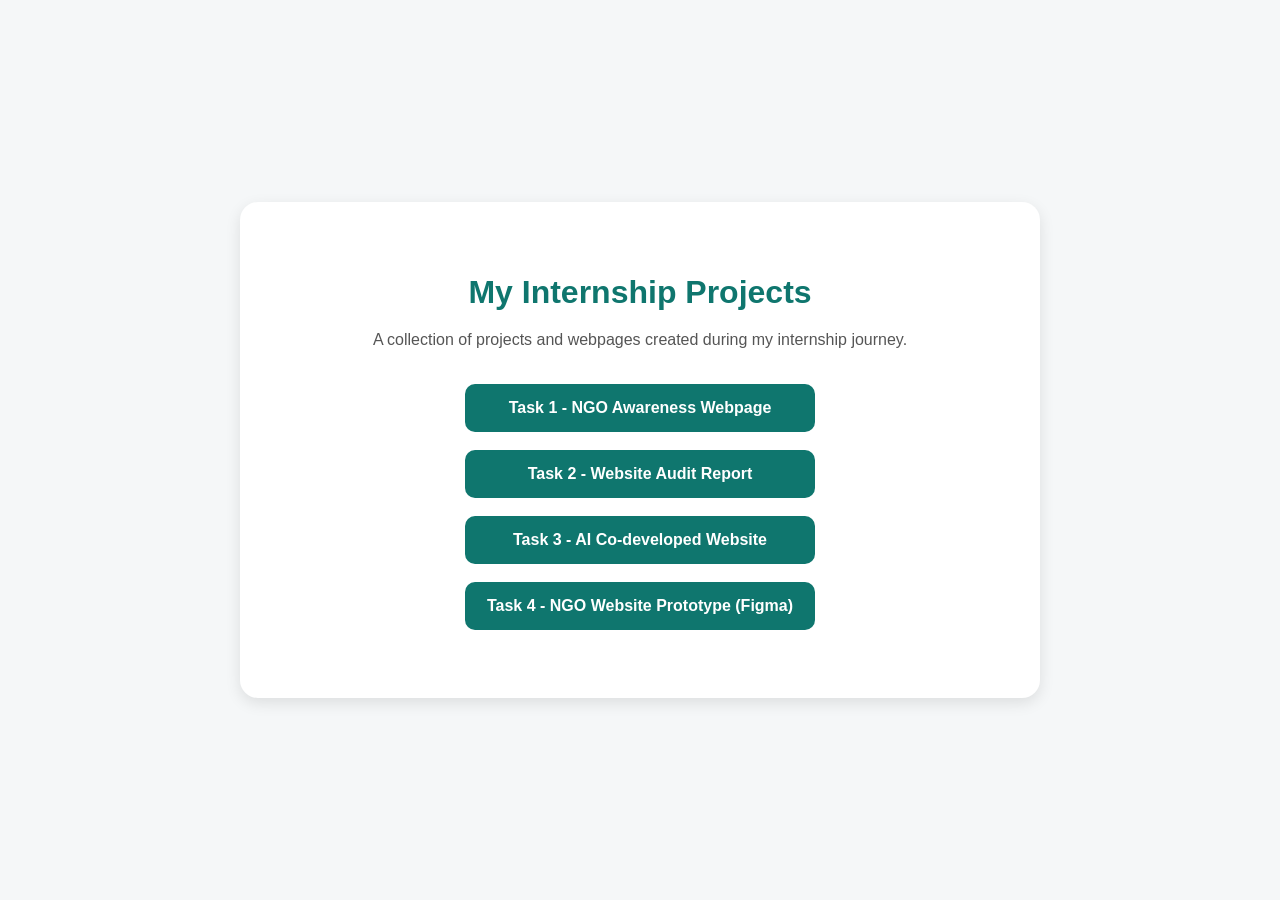
<file: index.html>
<!DOCTYPE html>
<html lang="en">

<head>

  <meta charset="UTF-8">
  <meta name="viewport" content="width=device-width, initial-scale=1.0">

  <title>Rojith's Internship Projects</title>

  <style>

    body{
      margin:0;
      padding:0;
      font-family:Arial, sans-serif;
      background:#f5f7f8;
      display:flex;
      justify-content:center;
      align-items:center;
      min-height:100vh;
      text-align:center;
    }

    .container{
      background:white;
      padding:50px;
      border-radius:18px;
      box-shadow:0 5px 15px rgba(0,0,0,0.1);
      width:90%;
      max-width:700px;
    }

    h1{
      color:#0f766e;
      margin-bottom:20px;
    }

    p{
      color:#555;
      margin-bottom:35px;
    }

    a{
      display:block;
      margin:18px auto;
      padding:15px;
      width:80%;
      max-width:320px;
      background:#0f766e;
      color:white;
      text-decoration:none;
      border-radius:10px;
      transition:0.3s;
      font-weight:bold;
    }

    a:hover{
      background:#14b8a6;
      transform:translateY(-3px);
    }

  </style>

</head>

<body>

  <div class="container">

    <h1>My Internship Projects</h1>

    <p>
      A collection of projects and webpages created during my internship journey.
    </p>

    <a href="./ngo-awareness/">
      Task 1 - NGO Awareness Webpage
    </a>

    <a href="./Inamigos Website Audit Report.pdf">
      Task 2 - Website Audit Report
    </a>

    <a href="./ai-website/">
      Task 3 - AI Co-developed Website
    </a>

    <a href="./InAmigos Foundation Figma Prototype.pdf">
      Task 4 - NGO Website Prototype (Figma)
    </a>

  </div>

</body>

</html>
</file>
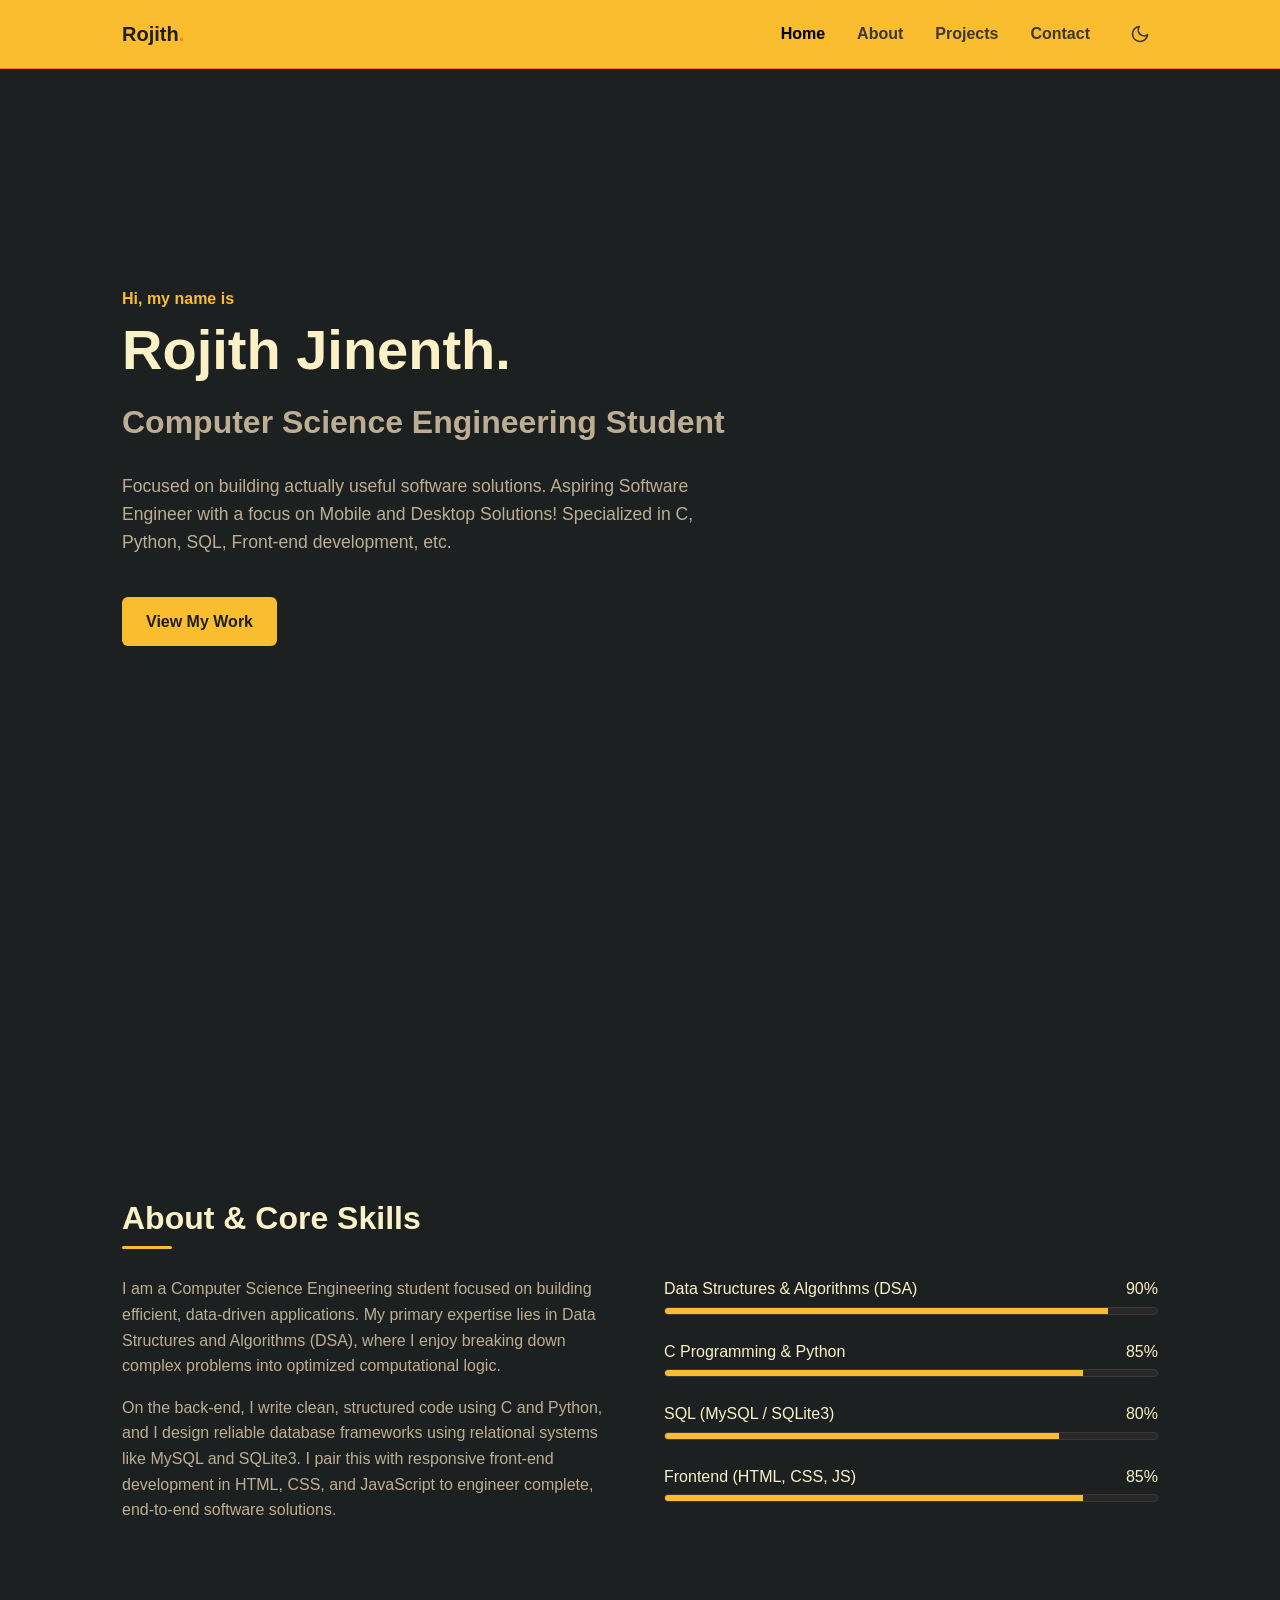
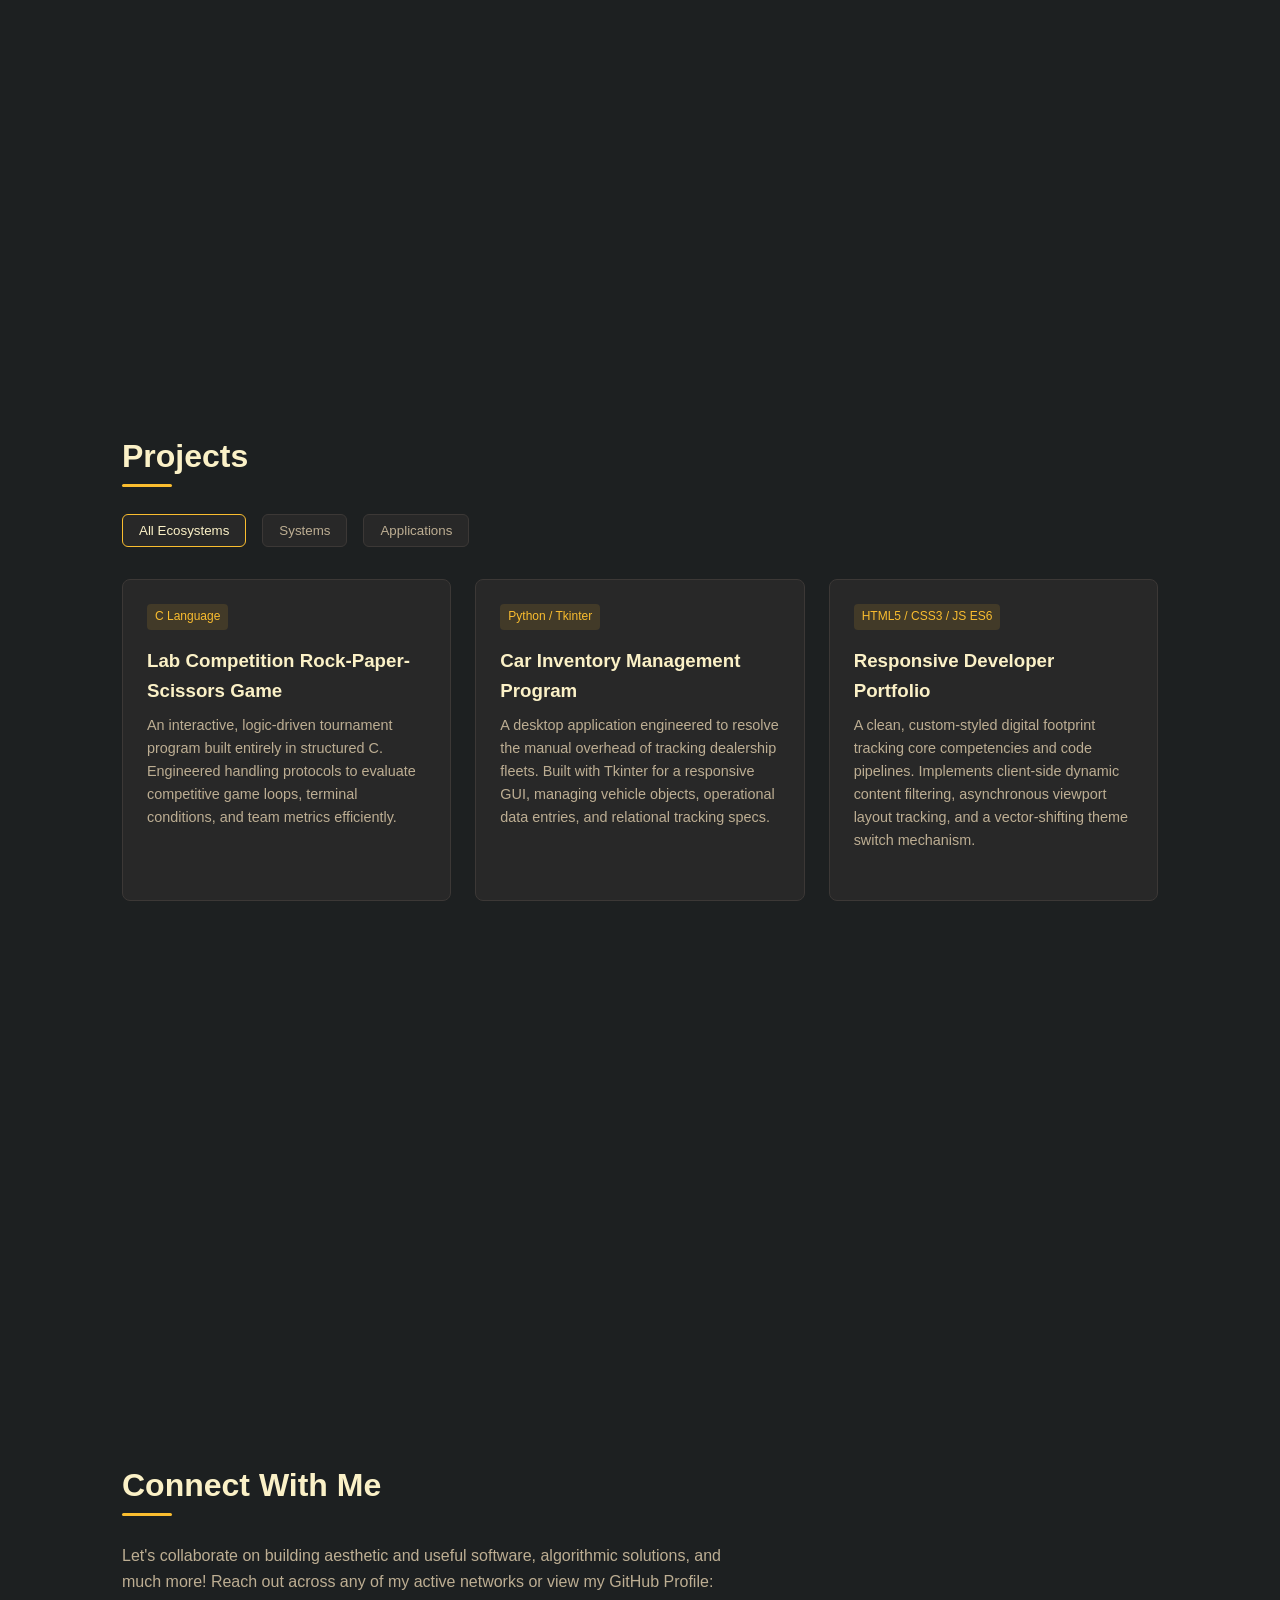
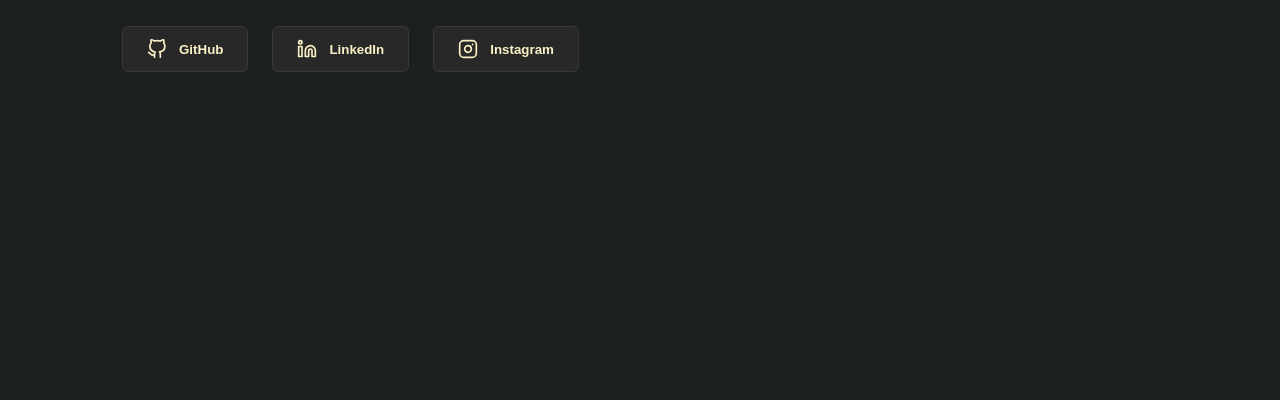
<file: ai-website/index.html>
<!DOCTYPE html>
<html lang="en">
<head>
    <meta charset="UTF-8">
    <meta name="viewport" content="width=device-width, initial-scale=1.0">
    <title>Rojith Jinenth | CSE Portfolio</title>
    <link rel="stylesheet" href="style.css">
</head>
<body>

    <nav>
        <div class="nav-container">
            <a href="#home" class="logo">Rojith<span>.</span></a>
            <ul class="nav-links">
                <li><a href="#home" class="nav-link active">Home</a></li>
                <li><a href="#about" class="nav-link">About</a></li>
                <li><a href="#projects" class="nav-link">Projects</a></li>
                <li><a href="#contact" class="nav-link">Contact</a></li>
                <li>
                    <button class="theme-btn" id="themeToggle" aria-label="Toggle theme">
                        <svg id="themeIcon" viewBox="0 0 24 24">
                            <path d="M21 12.79A9 9 0 1 1 11.21 3 7 7 0 0 0 21 12.79z"></path>
                        </svg>
                    </button>
                </li>
            </ul>
        </div>
    </nav>

    <section id="home">
        <p class="hero-pre">Hi, my name is</p>
        <h1 class="hero-name">Rojith Jinenth.</h1>
        <h2 class="hero-title">Computer Science Engineering Student</h2>
        <p class="hero-desc">Focused on building actually useful software solutions. Aspiring Software Engineer with a focus on Mobile and Desktop Solutions! Specialized in C, Python, SQL, Front-end development, etc.</p>
        <div>
            <a href="#projects" class="cta-btn">View My Work</a>
        </div>
    </section>

    <section id="about">
        <h2 class="section-title">About & Core Skills</h2>
        <div class="about-grid">
            <div>
                <p class="about-text">I am a Computer Science Engineering student focused on building efficient, data-driven applications. My primary expertise lies in Data Structures and Algorithms (DSA), where I enjoy breaking down complex problems into optimized computational logic.</p>
                <p class="about-text">On the back-end, I write clean, structured code using C and Python, and I design reliable database frameworks using relational systems like MySQL and SQLite3. I pair this with responsive front-end development in HTML, CSS, and JavaScript to engineer complete, end-to-end software solutions.</p>
            </div>
            <div>
                <div class="skill-group">
                    <div class="skill-info"><span>Data Structures & Algorithms (DSA)</span><span>90%</span></div>
                    <div class="skill-bar"><div class="skill-progress" data-width="90%"></div></div>
                </div>
                <div class="skill-group">
                    <div class="skill-info"><span>C Programming & Python</span><span>85%</span></div>
                    <div class="skill-bar"><div class="skill-progress" data-width="85%"></div></div>
                </div>
                <div class="skill-group">
                    <div class="skill-info"><span>SQL (MySQL / SQLite3)</span><span>80%</span></div>
                    <div class="skill-bar"><div class="skill-progress" data-width="80%"></div></div>
                </div>
                <div class="skill-group">
                    <div class="skill-info"><span>Frontend (HTML, CSS, JS)</span><span>85%</span></div>
                    <div class="skill-bar"><div class="skill-progress" data-width="85%"></div></div>
                </div>
            </div>
        </div>
    </section>

    <section id="projects">
        <h2 class="section-title">Projects</h2>
        <div class="filter-container">
            <button class="filter-btn active" data-filter="all">All Ecosystems</button>
            <button class="filter-btn" data-filter="systems">Systems</button>
            <button class="filter-btn" data-filter="apps">Applications</button>
        </div>
        <div class="projects-grid">
            <div class="project-card" data-cat="systems">
                <span class="project-tag">C Language</span>
                <h3>Lab Competition Rock-Paper-Scissors Game</h3>
                <p>An interactive, logic-driven tournament program built entirely in structured C. Engineered handling protocols to evaluate competitive game loops, terminal conditions, and team metrics efficiently.</p>
            </div>
            <div class="project-card" data-cat="apps">
                <span class="project-tag">Python / Tkinter</span>
                <h3>Car Inventory Management Program</h3>
                <p>A desktop application engineered to resolve the manual overhead of tracking dealership fleets. Built with Tkinter for a responsive GUI, managing vehicle objects, operational data entries, and relational tracking specs.</p>
            </div>
            <div class="project-card" data-cat="apps">
                <span class="project-tag">HTML5 / CSS3 / JS ES6</span>
                <h3>Responsive Developer Portfolio</h3>
                <p>A clean, custom-styled digital footprint tracking core competencies and code pipelines. Implements client-side dynamic content filtering, asynchronous viewport layout tracking, and a vector-shifting theme switch mechanism.</p>
            </div>
        </div>
    </section>

    <section id="contact">
        <h2 class="section-title">Connect With Me</h2>
        <p class="socials-desc" style="color: var(--text-secondary); margin-bottom: 2rem; max-width: 600px;">
            Let's collaborate on building aesthetic and useful software, algorithmic solutions, and much more! Reach out across any of my active networks or view my GitHub Profile:
        </p>
        <div class="socials-container" style="display: flex; gap: 1.5rem; flex-wrap: wrap;">
            <a href="https://github.com/rxjith/" target="_blank" rel="noopener noreferrer" class="social-card" style="text-decoration: none;">
                <button class="social-btn" style="display: flex; align-items: center; gap: 0.75rem; background-color: var(--bg-secondary); border: 1px solid var(--border); color: var(--text-primary); padding: 0.75rem 1.5rem; border-radius: 6px; font-weight: 600; cursor: pointer;">
                    <svg viewBox="0 0 24 24" style="width: 20px; height: 20px; fill: none; stroke: currentColor; stroke-width: 2; stroke-linecap: round; stroke-linejoin: round;">
                        <path d="M9 19c-5 1.5-5-2.5-7-3m14 6v-3.87a3.37 3.37 0 0 0-.94-2.61c3.14-.35 6.44-1.54 6.44-7A5.44 5.44 0 0 0 20 4.77 5.07 5.07 0 0 0 19.91 1S18.73.65 16 2.48a13.38 13.38 0 0 0-7 0C6.27.65 5.09 1 5.09 1A5.07 5.07 0 0 0 5 4.77a5.44 5.44 0 0 0-1.5 3.78c0 5.42 3.3 6.61 6.44 7A3.37 3.37 0 0 0 9 18.13V22"></path>
                    </svg>
                    GitHub
                </button>
            </a>

            <a href="https://linkedin.com/in/rojith-jinenth/" target="_blank" rel="noopener noreferrer" class="social-card" style="text-decoration: none;">
                <button class="social-btn" style="display: flex; align-items: center; gap: 0.75rem; background-color: var(--bg-secondary); border: 1px solid var(--border); color: var(--text-primary); padding: 0.75rem 1.5rem; border-radius: 6px; font-weight: 600; cursor: pointer;">
                    <svg viewBox="0 0 24 24" style="width: 20px; height: 20px; fill: none; stroke: currentColor; stroke-width: 2; stroke-linecap: round; stroke-linejoin: round;">
                        <path d="M16 8a6 6 0 0 1 6 6v7h-4v-7a2 2 0 0 0-2-2 2 2 0 0 0-2 2v7h-4v-7a6 6 0 0 1 6-6z"></path>
                        <rect x="2" y="9" width="4" height="12"></rect>
                        <circle cx="4" cy="4" r="2"></circle>
                    </svg>
                    LinkedIn
                </button>
            </a>

            <a href="https://instagram.com/rxjith/" target="_blank" rel="noopener noreferrer" class="social-card" style="text-decoration: none;">
                <button class="social-btn" style="display: flex; align-items: center; gap: 0.75rem; background-color: var(--bg-secondary); border: 1px solid var(--border); color: var(--text-primary); padding: 0.75rem 1.5rem; border-radius: 6px; font-weight: 600; cursor: pointer;">
                    <svg viewBox="0 0 24 24" style="width: 20px; height: 20px; fill: none; stroke: currentColor; stroke-width: 2; stroke-linecap: round; stroke-linejoin: round;">
                        <rect x="2" y="2" width="20" height="20" rx="5" ry="5"></rect>
                        <path d="M16 11.37A4 4 0 1 1 12.63 8 4 4 0 0 1 16 11.37z"></path>
                        <line x1="17.5" y1="6.5" x2="17.51" y2="6.5"></line>
                    </svg>
                    Instagram
                </button>
            </a>
        </div>
    </section>

    <script src="script.js"></script>
</body>
</html>
</file>
<file: ai-website/style.css>
:root {
    /* Retro Amber Terminal Dark Mode (Soft Cocoa & Warm Yellow) */
    --bg-primary: #1d2021;       /* Dark Cocoa (Softer than black for low eye-strain) */
    --bg-secondary: #282828;     /* Warm Charcoal Card */
    --text-primary: #fbf1c7;     /* Soft Cream / Bleached Page */
    --text-secondary: #bdae93;   /* Muted Sand Gray */
    --accent: #fabd2f;           /* Warm Amber Yellow */
    --accent-hover: #fe8019;     /* Retro Vintage Orange */
    --border: #3c3836;           /* Soft Earthy Border */
}

[data-theme="light"] {
    /* Vintage Book Page Light Mode (Warm Sepia Paper) */
    --bg-primary: #f9f5d7;       /* Aged Book Paper / Sepia Tint (No blinding whites) */
    --bg-secondary: #fbf1c7;     /* Soft Cream Card */
    --text-primary: #282828;     /* Soft Charcoal Text (Much easier to read than pure black) */
    --text-secondary: #7c6f64;   /* Muted Mud Gray */
    --accent: #b57614;           /* Dark Brass Yellow */
    --accent-hover: #af3a03;     /* Terracotta Red-Orange */
    --border: #d5c4a1;           /* Vintage Paper Border */
}

* {
    margin: 0;
    padding: 0;
    box-sizing: border-box;
    transition: background-color 0.3s ease, color 0.3s ease, border-color 0.3s ease;
    font-family: -apple-system, BlinkMacSystemFont, "Segoe UI", Roboto, Helvetica, Arial, sans-serif;
}

body {
    background-color: var(--bg-primary);
    color: var(--text-primary);
    line-height: 1.6;
    overflow-x: hidden;
}

/* Navigation - High-Contrast Amber Inversion */
nav {
    position: fixed;
    top: 0;
    width: 100%;
    background-color: var(--accent); /* Solid high-vibrancy amber theme fill */
    border-bottom: 1px solid var(--accent-hover);
    z-index: 1000;
}

/* Base Navigation Link and Element Rules for High Contrast */
nav .logo {
    color: #1d2021 !important; /* Dark contrast over yellow background */
    text-decoration: none;     /* Removes default line decorations from logo link */
}
nav .logo span {
    color: #fe8019 !important; /* Contrasted accent dot */
}

nav .nav-links a {
    color: #3c3836 !important; /* Deep contrast links */
    font-weight: 600;
    text-decoration: none;     /* Strips out the default underline under text links */
}

nav .nav-links a:hover, nav .nav-links a.active {
    color: #000000 !important; /* Hard black focus target */
    text-shadow: 0px 0px 1px rgba(0,0,0,0.2);
}

nav .theme-btn {
    border: none !important;    /* Completely removes the rectangle border shape */
    color: #3c3836 !important;
}

nav .theme-btn:hover {
    color: #000000 !important;   /* Hard black focus target on hover */
}

/* Light Mode Overrides for Navigation Balance */
[data-theme="light"] nav {
    background-color: var(--accent); /* Uses light mode's deep brass yellow */
    border-bottom: 1px solid var(--accent-hover);
}

[data-theme="light"] nav .nav-links a {
    color: #f9f5d7 !important; /* Crisp light cream links over dark brass yellow */
}

[data-theme="light"] nav .nav-links a:hover, [data-theme="light"] nav .nav-links a.active {
    color: #ffffff !important; /* White focus link */
}

[data-theme="light"] nav .logo {
    color: #f9f5d7 !important;
}

[data-theme="light"] nav .logo span {
    color: #ffffff !important;
}

[data-theme="light"] nav .theme-btn {
    border: none !important;    /* Ensures no border in light mode as well */
    color: #f9f5d7 !important;
}

[data-theme="light"] nav .theme-btn:hover {
    color: #ffffff !important;
}

.nav-container {
    max-width: 1100px;
    margin: 0 auto;
    padding: 1rem 2rem;
    display: flex;
    justify-content: space-between;
    align-items: center;
}

.logo {
    font-weight: 700;
    font-size: 1.25rem;
}

.nav-links {
    display: flex;
    align-items: center;
    gap: 2rem;
    list-style: none;
}

/* Shared Section Settings */
section {
    padding: 6rem 2rem 4rem 2rem;
    min-height: 100vh;
    display: flex;
    flex-direction: column;
    justify-content: center;
    max-width: 1100px;
    margin: 0 auto;
}

.section-title {
    font-size: 2rem;
    margin-bottom: 2rem;
    position: relative;
    display: inline-block;
}

.section-title::after {
    content: '';
    position: absolute;
    left: 0;
    bottom: -5px;
    width: 50px;
    height: 3px;
    background-color: var(--accent);
    border-radius: 2px;
}

/* Hero Content */
#home { text-align: left; }
.hero-pre { color: var(--accent); font-weight: 600; margin-bottom: 0.5rem; }
.hero-name { font-size: 3.5rem; font-weight: 800; line-height: 1.1; margin-bottom: 1rem; }
.hero-title { font-size: 2rem; color: var(--text-secondary); margin-bottom: 1.5rem; }
.hero-desc { max-width: 600px; color: var(--text-secondary); margin-bottom: 2.5rem; font-size: 1.1rem; }

.cta-btn {
    display: inline-block;
    background-color: var(--accent);
    color: #1d2021; /* Matches dark base color for crisp contrast */
    padding: 0.75rem 1.5rem;
    border-radius: 6px;
    text-decoration: none;
    font-weight: 600;
}

[data-theme="light"] .cta-btn {
    color: #f9f5d7; /* Shifts readable text contrast over light theme accents */
}

.cta-btn:hover { background-color: var(--accent-hover); }

/* About Panel */
.about-grid {
    display: grid;
    grid-template-columns: 1fr 1fr;
    gap: 3rem;
}

.about-text {
    margin-bottom: 1rem; 
    color: var(--text-secondary);
}

.skill-group { margin-bottom: 1.5rem; }
.skill-info { display: flex; justify-content: space-between; margin-bottom: 0.3rem; }
.skill-bar { height: 8px; background-color: var(--bg-secondary); border: 1px solid var(--border); border-radius: 4px; overflow: hidden; }
.skill-progress { height: 100%; background-color: var(--accent); width: 0; transition: width 1s ease-out; }

/* Filter System and Projects */
.filter-container { display: flex; gap: 1rem; margin-bottom: 2rem; }
.filter-btn {
    background-color: var(--bg-secondary);
    border: 1px solid var(--border);
    color: var(--text-secondary);
    padding: 0.5rem 1rem;
    border-radius: 6px;
    cursor: pointer;
}

.filter-btn.active, .filter-btn:hover {
    border-color: var(--accent);
    color: var(--text-primary);
}

.projects-grid {
    display: grid;
    grid-template-columns: repeat(auto-fill, minmax(300px, 1fr));
    gap: 1.5rem;
}

.project-card {
    background-color: var(--bg-secondary);
    border: 1px solid var(--border);
    border-radius: 8px;
    padding: 1.5rem;
    display: flex;
    flex-direction: column;
    justify-content: space-between;
}

.project-card:hover { border-color: var(--accent); }

.project-tag {
    font-size: 0.75rem;
    background-color: rgba(250, 189, 47, 0.12); /* Tweaked opacity so yellow sits beautifully */
    color: var(--accent);
    padding: 0.2rem 0.5rem;
    border-radius: 4px;
    align-self: flex-start;
    margin-bottom: 1rem;
}

.project-card h3 { margin-bottom: 0.5rem; }
.project-card p { color: var(--text-secondary); font-size: 0.9rem; margin-bottom: 1.5rem; flex-grow: 1; }

/* Theme Button - Clean Unified Settings */
.theme-btn {
    background: none;
    padding: 0.5rem;
    cursor: pointer;
    display: flex;
    align-items: center;
    justify-content: center;
    width: 36px;
    height: 36px;
}

.theme-btn svg {
    width: 20px;
    height: 20px;
    fill: none;
    stroke: currentColor;
    stroke-width: 2;
    stroke-linecap: round;
    stroke-linejoin: round;
}

/* Responsiveness Adjustments */
@media (max-width: 768px) {
    .about-grid { grid-template-columns: 1fr; gap: 2rem; }
    .hero-name { font-size: 2.5rem; }
    .nav-links { gap: 1rem; }
}

.social-btn {
    transition: border-color 0.3s ease, color 0.3s ease;
}
.social-btn:hover {
    border-color: var(--accent) !important;
    color: var(--accent) !important;
}
</file>
